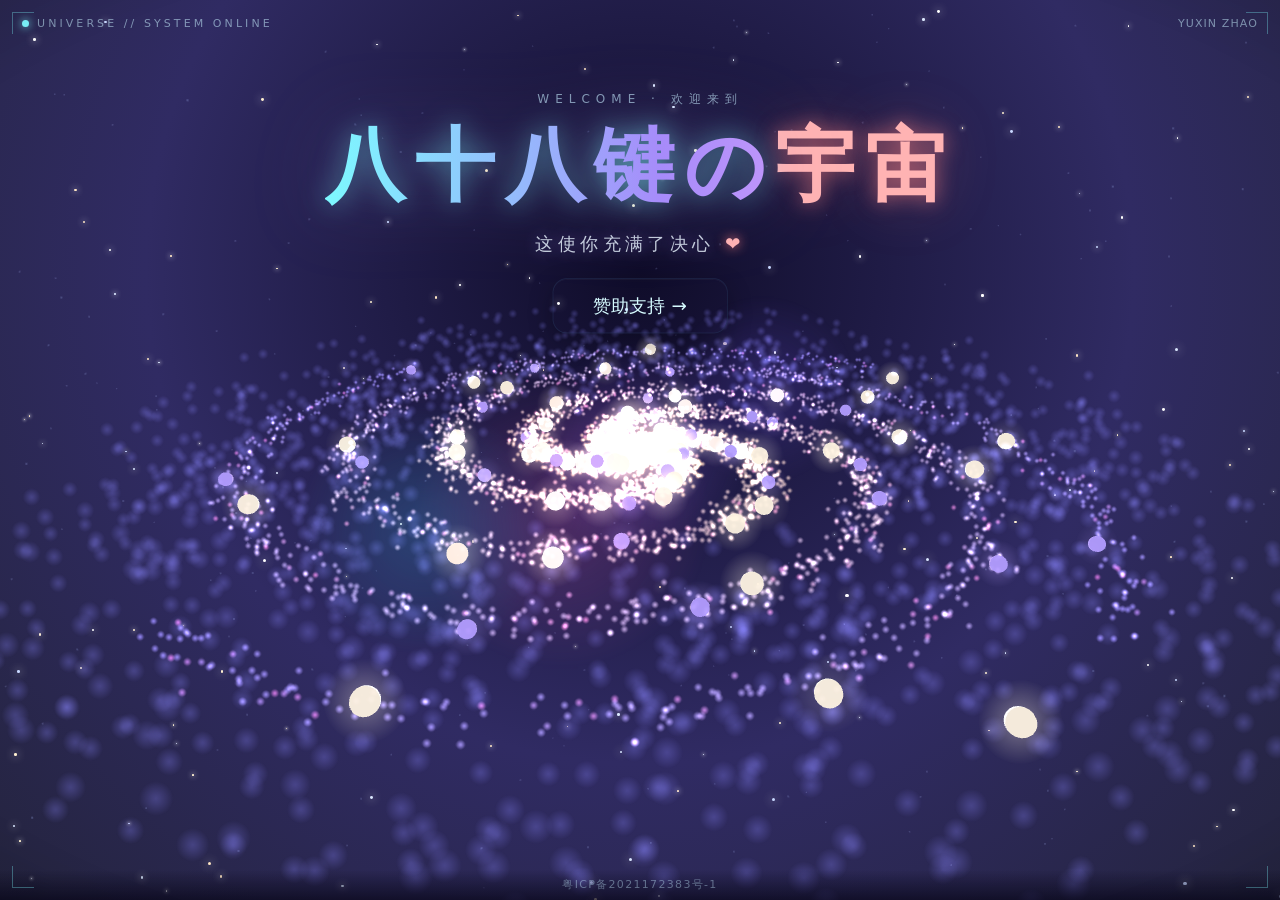
<file: index.html>
<!doctype html>
<html lang="zh-CN">
  <head>
    <meta charset="UTF-8" />
    <link rel="icon" type="image/svg+xml" href="/favicon.svg" />
    <meta name="viewport" content="width=device-width, initial-scale=1.0" />
    <meta name="theme-color" content="#05040f" />
    <meta name="description" content="八十八键的宇宙 —— 一片星系星海，一架玻璃琴键。轻触琴键，聆听宇宙。" />
    <title>八十八键的宇宙</title>
    <script type="module" crossorigin src="/assets/main-C6dGon30.js"></script>
    <link rel="modulepreload" crossorigin href="/assets/SpecularButton-BP3PvSDt.js">
    <link rel="stylesheet" crossorigin href="/assets/SpecularButton-6wZkMRsy.css">
  </head>
  <body>
    <div id="root"></div>
  </body>
</html>
</file>
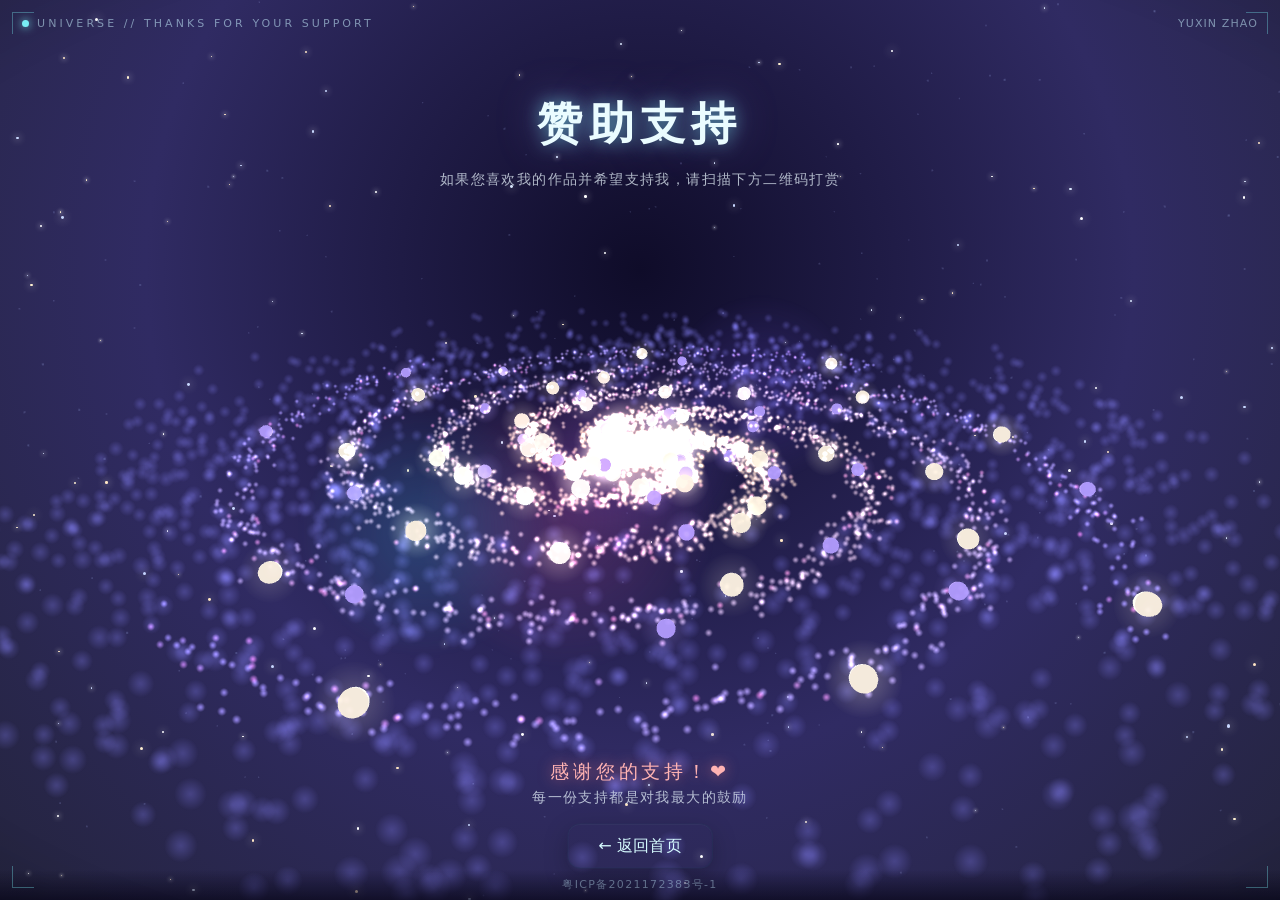
<file: sponsor/index.html>
<!doctype html>
<html lang="zh-CN">
  <head>
    <meta charset="UTF-8" />
    <link rel="icon" type="image/svg+xml" href="/favicon.svg" />
    <meta name="viewport" content="width=device-width, initial-scale=1.0" />
    <meta name="theme-color" content="#05040f" />
    <meta name="description" content="赞助支持 · 八十八键的宇宙" />
    <title>赞助支持 · 八十八键的宇宙</title>
    <script type="module" crossorigin src="/assets/sponsor-DLD7FqtN.js"></script>
    <link rel="modulepreload" crossorigin href="/assets/SpecularButton-BP3PvSDt.js">
    <link rel="stylesheet" crossorigin href="/assets/SpecularButton-6wZkMRsy.css">
  </head>
  <body>
    <div id="root"></div>
  </body>
</html>
</file>
<file: assets/SpecularButton-6wZkMRsy.css>
/*! tailwindcss v4.3.3 | MIT License | https://tailwindcss.com */
@layer properties{@supports (((-webkit-hyphens:none)) and (not (margin-trim:inline))) or ((-moz-orient:inline) and (not (color:rgb(from red r g b)))){*,:before,:after,::backdrop{--tw-scale-x:1;--tw-scale-y:1;--tw-scale-z:1;--tw-rotate-x:initial;--tw-rotate-y:initial;--tw-rotate-z:initial;--tw-skew-x:initial;--tw-skew-y:initial;--tw-leading:initial;--tw-font-weight:initial;--tw-tracking:initial;--tw-shadow:0 0 #0000;--tw-shadow-color:initial;--tw-shadow-alpha:100%;--tw-inset-shadow:0 0 #0000;--tw-inset-shadow-color:initial;--tw-inset-shadow-alpha:100%;--tw-ring-color:initial;--tw-ring-shadow:0 0 #0000;--tw-inset-ring-color:initial;--tw-inset-ring-shadow:0 0 #0000;--tw-ring-inset:initial;--tw-ring-offset-width:0px;--tw-ring-offset-color:#fff;--tw-ring-offset-shadow:0 0 #0000;--tw-blur:initial;--tw-brightness:initial;--tw-contrast:initial;--tw-grayscale:initial;--tw-hue-rotate:initial;--tw-invert:initial;--tw-opacity:initial;--tw-saturate:initial;--tw-sepia:initial;--tw-drop-shadow:initial;--tw-drop-shadow-color:initial;--tw-drop-shadow-alpha:100%;--tw-drop-shadow-size:initial;--tw-duration:initial;--tw-outline-style:solid}}}@layer theme{:root,:host{--font-sans:-apple-system, BlinkMacSystemFont, "Segoe UI", Roboto, "Helvetica Neue", "Noto Sans", Arial, sans-serif, "Apple Color Emoji", "Segoe UI Emoji", "Segoe UI Symbol", "Noto Color Emoji";--font-mono:ui-monospace, SFMono-Regular, Menlo, Monaco, Consolas, "Liberation Mono", "Courier New", monospace;--color-white:#fff;--spacing:.25rem;--font-weight-medium:500;--default-transition-duration:.15s;--default-transition-timing-function:cubic-bezier(.4, 0, .2, 1);--default-font-family:var(--font-sans);--default-mono-font-family:var(--font-mono)}}@layer base{*,:after,:before,::backdrop{box-sizing:border-box;border:0 solid;margin:0;padding:0}::file-selector-button{box-sizing:border-box;border:0 solid;margin:0;padding:0}html,:host{-webkit-text-size-adjust:100%;tab-size:4;line-height:1.5;font-family:var(--default-font-family,-apple-system, BlinkMacSystemFont, "Segoe UI", Roboto, "Helvetica Neue", "Noto Sans", Arial, sans-serif, "Apple Color Emoji", "Segoe UI Emoji", "Segoe UI Symbol", "Noto Color Emoji");font-feature-settings:var(--default-font-feature-settings,normal);font-variation-settings:var(--default-font-variation-settings,normal);-webkit-tap-highlight-color:transparent}hr{height:0;color:inherit;border-top-width:1px}abbr:where([title]){-webkit-text-decoration:underline dotted;text-decoration:underline dotted}h1,h2,h3,h4,h5,h6{font-size:inherit;font-weight:inherit}a{color:inherit;-webkit-text-decoration:inherit;-webkit-text-decoration:inherit;-webkit-text-decoration:inherit;-webkit-text-decoration:inherit;text-decoration:inherit}b,strong{font-weight:bolder}code,kbd,samp,pre{font-family:var(--default-mono-font-family,ui-monospace, SFMono-Regular, Menlo, Monaco, Consolas, "Liberation Mono", "Courier New", monospace);font-feature-settings:var(--default-mono-font-feature-settings,normal);font-variation-settings:var(--default-mono-font-variation-settings,normal);font-size:1em}small{font-size:80%}sub,sup{vertical-align:baseline;font-size:75%;line-height:0;position:relative}sub{bottom:-.25em}sup{top:-.5em}table{text-indent:0;border-color:inherit;border-collapse:collapse}:-moz-focusring:where(:not(iframe)){outline:auto}progress{vertical-align:baseline}summary{display:list-item}ol,ul,menu{list-style:none}img,svg,video,canvas,audio,iframe,embed,object{vertical-align:middle;display:block}img,video{max-width:100%;height:auto}button,input,select,optgroup,textarea{font:inherit;font-feature-settings:inherit;font-variation-settings:inherit;letter-spacing:inherit;color:inherit;opacity:1;background-color:#0000;border-radius:0}::file-selector-button{font:inherit;font-feature-settings:inherit;font-variation-settings:inherit;letter-spacing:inherit;color:inherit;opacity:1;background-color:#0000;border-radius:0}:where(select:is([multiple],[size])) optgroup{font-weight:bolder}:where(select:is([multiple],[size])) optgroup option{padding-inline-start:20px}::file-selector-button{margin-inline-end:4px}::placeholder{opacity:1}@supports (not ((-webkit-appearance:-apple-pay-button))) or (contain-intrinsic-size:1px){::placeholder{color:currentColor}@supports (color:color-mix(in lab, red, red)){::placeholder{color:color-mix(in oklab, currentcolor 50%, transparent)}}}textarea{resize:vertical}::-webkit-search-decoration{-webkit-appearance:none}::-webkit-date-and-time-value{min-height:1lh;text-align:inherit}::-webkit-datetime-edit{display:inline-flex}::-webkit-datetime-edit-fields-wrapper{padding:0}::-webkit-datetime-edit{padding-block:0}::-webkit-datetime-edit-year-field{padding-block:0}::-webkit-datetime-edit-month-field{padding-block:0}::-webkit-datetime-edit-day-field{padding-block:0}::-webkit-datetime-edit-hour-field{padding-block:0}::-webkit-datetime-edit-minute-field{padding-block:0}::-webkit-datetime-edit-second-field{padding-block:0}::-webkit-datetime-edit-millisecond-field{padding-block:0}::-webkit-datetime-edit-meridiem-field{padding-block:0}::-webkit-calendar-picker-indicator{line-height:1}:-moz-ui-invalid{box-shadow:none}button,input:where([type=button],[type=reset],[type=submit]){appearance:button}::file-selector-button{appearance:button}::-webkit-inner-spin-button{height:auto}::-webkit-outer-spin-button{height:auto}[hidden]:where(:not([hidden=until-found])){display:none!important}}@layer components;@layer utilities{.pointer-events-auto{pointer-events:auto}.pointer-events-none{pointer-events:none}.absolute{position:absolute}.fixed{position:fixed}.relative{position:relative}.-inset-5{inset:calc(var(--spacing) * -5)}.inset-0{inset:0}.top-\[10vh\]{top:10vh}.right-0{right:0}.bottom-8{bottom:calc(var(--spacing) * 8)}.left-0{left:0}.z-0{z-index:0}.z-10{z-index:10}.z-20{z-index:20}.z-\[1\]{z-index:1}.z-\[2\]{z-index:2}.m-0{margin:0}.mt-4{margin-top:calc(var(--spacing) * 4)}.block{display:block}.flex{display:flex}.inline-flex{display:inline-flex}.h-full{height:100%}.h-screen{height:100vh}.w-full{width:100%}.origin-center{transform-origin:50%}.scale-100{--tw-scale-x:100%;--tw-scale-y:100%;--tw-scale-z:100%;scale:var(--tw-scale-x) var(--tw-scale-y)}.transform{transform:var(--tw-rotate-x,) var(--tw-rotate-y,) var(--tw-rotate-z,) var(--tw-skew-x,) var(--tw-skew-y,)}.cursor-pointer{cursor:pointer}.resize{resize:both}.items-center{align-items:center}.justify-center{justify-content:center}.overflow-hidden{overflow:hidden}.\[border-radius\:var\(--sb-radius\)\]{border-radius:var(--sb-radius)}.border-none{--tw-border-style:none;border-style:none}.px-4{padding-inline:calc(var(--spacing) * 4)}.px-10{padding-inline:calc(var(--spacing) * 10)}.px-\[22px\]{padding-inline:22px}.px-\[30px\]{padding-inline:30px}.py-\[10px\]{padding-block:10px}.py-\[14px\]{padding-block:14px}.py-\[18px\]{padding-block:18px}.text-center{text-align:center}.text-\[0\.85rem\]{font-size:.85rem}.text-\[1\.15rem\]{font-size:1.15rem}.text-\[1rem\]{font-size:1rem}.leading-none{--tw-leading:1;line-height:1}.font-medium{--tw-font-weight:var(--font-weight-medium);font-weight:var(--font-weight-medium)}.tracking-\[0\.01em\]{--tw-tracking:.01em;letter-spacing:.01em}.\[color\:var\(--sb-text-color\)\]{color:var(--sb-text-color)}.text-white{color:var(--color-white)}.shadow-\[inset_0_1px_0_rgba\(255\,255\,255\,0\.04\)\,0_8px_24px_rgba\(0\,0\,0\,0\.25\)\]{--tw-shadow:inset 0 1px 0 var(--tw-shadow-color,#ffffff0a), 0 8px 24px var(--tw-shadow-color,#00000040);box-shadow:var(--tw-inset-shadow), var(--tw-inset-ring-shadow), var(--tw-ring-offset-shadow), var(--tw-ring-shadow), var(--tw-shadow)}.ring{--tw-ring-shadow:var(--tw-ring-inset,) 0 0 0 calc(1px + var(--tw-ring-offset-width)) var(--tw-ring-color,currentcolor);box-shadow:var(--tw-inset-shadow), var(--tw-inset-ring-shadow), var(--tw-ring-offset-shadow), var(--tw-ring-shadow), var(--tw-shadow)}.blur{--tw-blur:blur(8px);filter:var(--tw-blur,) var(--tw-brightness,) var(--tw-contrast,) var(--tw-grayscale,) var(--tw-hue-rotate,) var(--tw-invert,) var(--tw-saturate,) var(--tw-sepia,) var(--tw-drop-shadow,)}.filter{filter:var(--tw-blur,) var(--tw-brightness,) var(--tw-contrast,) var(--tw-grayscale,) var(--tw-hue-rotate,) var(--tw-invert,) var(--tw-saturate,) var(--tw-sepia,) var(--tw-drop-shadow,)}.\[backdrop-filter\:blur\(var\(--sb-blur\)\)\]{-webkit-backdrop-filter:blur(var(--sb-blur));backdrop-filter:blur(var(--sb-blur))}.transition-\[opacity\]{transition-property:opacity;transition-timing-function:var(--tw-ease,var(--default-transition-timing-function));transition-duration:var(--tw-duration,var(--default-transition-duration))}.duration-150{--tw-duration:.15s;transition-duration:.15s}.outline-none{--tw-outline-style:none;outline-style:none}.select-none{-webkit-user-select:none;user-select:none}.\[-webkit-tap-highlight-color\:transparent\]{-webkit-tap-highlight-color:transparent}.focus-visible\:outline-2:focus-visible{outline-style:var(--tw-outline-style);outline-width:2px}.focus-visible\:outline-offset-\[3px\]:focus-visible{outline-offset:3px}.active\:opacity-80:active{opacity:.8}.disabled\:cursor-default:disabled{cursor:default}.disabled\:opacity-55:disabled,.disabled\:active\:opacity-55:disabled:active{opacity:.55}.\[\&_canvas\]\:block canvas{display:block}.\[\&_canvas\]\:h-full canvas{height:100%}.\[\&_canvas\]\:w-full canvas{width:100%}}:root{--lightningcss-light: ;--lightningcss-dark:initial;color-scheme:dark}html,body,#root{height:100%}body{color:#eaf6ff;-webkit-font-smoothing:antialiased;background:#05040f;margin:0;font-family:Segoe UI,PingFang SC,Microsoft YaHei,system-ui,sans-serif;overflow:hidden}.hud-top{z-index:40;letter-spacing:.28em;text-transform:uppercase;color:#c8f0ff8c;pointer-events:none;-webkit-user-select:none;user-select:none;justify-content:space-between;align-items:center;padding:16px 22px;font-size:11px;display:flex;position:fixed;top:0;left:0;right:0}.hud-top a{pointer-events:auto;color:#c8f0ff8c;letter-spacing:.1em;text-decoration:none;transition:color .25s}.hud-top a:hover{color:#7df9ff;text-shadow:0 0 10px #7df9ffb3}.hud-dot{background:#7df9ff;border-radius:50%;width:7px;height:7px;margin-right:8px;animation:2.2s ease-in-out infinite blink;display:inline-block;box-shadow:0 0 8px #7df9ff}@keyframes blink{0%,to{opacity:1}50%{opacity:.25}}.hud-corners{z-index:40;pointer-events:none;position:fixed;inset:12px}.hud-corners i{border:1px solid #7df9ff59;width:22px;height:22px;position:absolute}.hud-corners i:first-child{border-bottom:none;border-right:none;top:0;left:0}.hud-corners i:nth-child(2){border-bottom:none;border-left:none;top:0;right:0}.hud-corners i:nth-child(3){border-top:none;border-right:none;bottom:0;left:0}.hud-corners i:nth-child(4){border-top:none;border-left:none;bottom:0;right:0}.starfield{z-index:0;pointer-events:none;background:radial-gradient(circle at 50% 30%,#0f0c29,#302b63 55%,#24243e);position:fixed;inset:0;overflow:hidden}.starfield .star{box-shadow:0 0 calc(var(--s,2px) * 3px) 1px #ffffff73;background:#fff;border-radius:50%;animation:3s ease-in-out infinite alternate twinkle;position:absolute}@keyframes twinkle{0%{opacity:.12;transform:scale(.8)}to{opacity:1;transform:scale(1.1)}}.fx-vignette{z-index:45;pointer-events:none;background:radial-gradient(120% 100%,#0000 58%,#0000006b 100%);position:fixed;inset:0}.hero{z-index:30;text-align:center;pointer-events:none;padding:0 16px;position:fixed;top:10vh;left:0;right:0}.hero-inner{flex-direction:column;align-items:center;display:flex}.hero-cta{pointer-events:auto;margin-top:3px}.curved-accent{opacity:.85;width:min(92vw,540px);margin:10px auto 0}.kicker{letter-spacing:.5em;color:#c8f0ff99;text-transform:uppercase;margin-bottom:12px;font-size:12px;display:block}.title-gradient{letter-spacing:.12em;color:#eafcff;text-shadow:0 0 18px #7df9ff8c,0 0 50px #a78bfa66,0 0 90px #f0abfc40;font-size:clamp(2.4rem,8vw,5rem);font-weight:700;line-height:1.15}.title-gradient .accent{color:#ffb3b3;text-shadow:0 0 20px #ff8282a6,0 0 60px #ff82824d}.title-gradient .shimmer{color:#d6fbff;text-shadow:none;filter:drop-shadow(0 0 14px #7df9ff8c)drop-shadow(0 0 40px #a78bfa59);background:linear-gradient(90deg,#7df9ff,#a78bfa,#f0abfc,#ffd9a0,#7df9ff) 0 0/300% 100%;-webkit-background-clip:text;background-clip:text;animation:7s linear infinite title-shimmer}@supports ((-webkit-background-clip:text) or (background-clip:text)){.title-gradient .shimmer{color:#0000}}@keyframes title-shimmer{0%{background-position:0 0}to{background-position:300% 0}}.subtitle{letter-spacing:.24em;color:#eaf6ffd1;text-shadow:0 0 16px #a78bfa80;margin:18px 0;font-size:clamp(.95rem,2.2vw,1.15rem)}.subtitle .heart{color:#ffb3b3;text-shadow:0 0 12px #ff8282e6;display:inline-block}.note-tooltip{z-index:50;letter-spacing:.12em;white-space:nowrap;color:#d6fbff;pointer-events:none;background:#0a0c1eb8;border:1px solid #7df9ff66;border-radius:3px;padding:4px 10px;font-size:12px;display:none;position:fixed;box-shadow:0 0 14px #7df9ff4d,inset 0 0 10px #7df9ff14}.footer{z-index:30;letter-spacing:.12em;color:#c8f0ff66;background:linear-gradient(#0000,#0a081cbf);justify-content:center;align-items:center;height:30px;font-size:11px;display:flex;position:fixed;bottom:0;left:0;right:0}.footer a{color:#c8f0ff66;text-decoration:none;transition:color .25s}.footer a:hover{color:#7df9ff}.sponsor-title{letter-spacing:.14em;color:#eafcff;text-shadow:0 0 18px #7df9ff8c,0 0 45px #a78bfa66;margin:0 0 12px;font-size:clamp(1.9rem,5vw,2.8rem);font-weight:700}.sponsor-desc{letter-spacing:.1em;color:#eaf6ffb8;font-size:14px}.thank-you{letter-spacing:.2em;color:#ffb3b3;text-shadow:0 0 14px #ff828299;font-size:1.2em}.qr-overlay{z-index:60;-webkit-backdrop-filter:blur(4px);background:#05040f8c;justify-content:center;align-items:center;animation:.18s qr-fade;display:flex;position:fixed;inset:0}.qr-overlay .qr-float{background:#fff;border-radius:12px;width:min(72vw,340px);padding:12px;animation:.2s qr-pop;box-shadow:0 0 40px #7df9ff59,0 18px 50px #00000080}@keyframes qr-fade{0%{opacity:0}to{opacity:1}}@keyframes qr-pop{0%{opacity:0;transform:scale(.9)}to{opacity:1;transform:scale(1)}}@media (width<=640px){.hud-top{letter-spacing:.2em;padding:10px 12px;font-size:9px}.hud-top .right{display:none}}@media (prefers-reduced-motion:reduce){.hud-dot,.title-gradient .shimmer{animation:none!important}}@property --tw-scale-x{syntax:"*";inherits:false;initial-value:1}@property --tw-scale-y{syntax:"*";inherits:false;initial-value:1}@property --tw-scale-z{syntax:"*";inherits:false;initial-value:1}@property --tw-rotate-x{syntax:"*";inherits:false}@property --tw-rotate-y{syntax:"*";inherits:false}@property --tw-rotate-z{syntax:"*";inherits:false}@property --tw-skew-x{syntax:"*";inherits:false}@property --tw-skew-y{syntax:"*";inherits:false}@property --tw-leading{syntax:"*";inherits:false}@property --tw-font-weight{syntax:"*";inherits:false}@property --tw-tracking{syntax:"*";inherits:false}@property --tw-shadow{syntax:"*";inherits:false;initial-value:0 0 #0000}@property --tw-shadow-color{syntax:"*";inherits:false}@property --tw-shadow-alpha{syntax:"<percentage>";inherits:false;initial-value:100%}@property --tw-inset-shadow{syntax:"*";inherits:false;initial-value:0 0 #0000}@property --tw-inset-shadow-color{syntax:"*";inherits:false}@property --tw-inset-shadow-alpha{syntax:"<percentage>";inherits:false;initial-value:100%}@property --tw-ring-color{syntax:"*";inherits:false}@property --tw-ring-shadow{syntax:"*";inherits:false;initial-value:0 0 #0000}@property --tw-inset-ring-color{syntax:"*";inherits:false}@property --tw-inset-ring-shadow{syntax:"*";inherits:false;initial-value:0 0 #0000}@property --tw-ring-inset{syntax:"*";inherits:false}@property --tw-ring-offset-width{syntax:"<length>";inherits:false;initial-value:0}@property --tw-ring-offset-color{syntax:"*";inherits:false;initial-value:#fff}@property --tw-ring-offset-shadow{syntax:"*";inherits:false;initial-value:0 0 #0000}@property --tw-blur{syntax:"*";inherits:false}@property --tw-brightness{syntax:"*";inherits:false}@property --tw-contrast{syntax:"*";inherits:false}@property --tw-grayscale{syntax:"*";inherits:false}@property --tw-hue-rotate{syntax:"*";inherits:false}@property --tw-invert{syntax:"*";inherits:false}@property --tw-opacity{syntax:"*";inherits:false}@property --tw-saturate{syntax:"*";inherits:false}@property --tw-sepia{syntax:"*";inherits:false}@property --tw-drop-shadow{syntax:"*";inherits:false}@property --tw-drop-shadow-color{syntax:"*";inherits:false}@property --tw-drop-shadow-alpha{syntax:"<percentage>";inherits:false;initial-value:100%}@property --tw-drop-shadow-size{syntax:"*";inherits:false}@property --tw-duration{syntax:"*";inherits:false}@property --tw-outline-style{syntax:"*";inherits:false;initial-value:solid}
</file>
